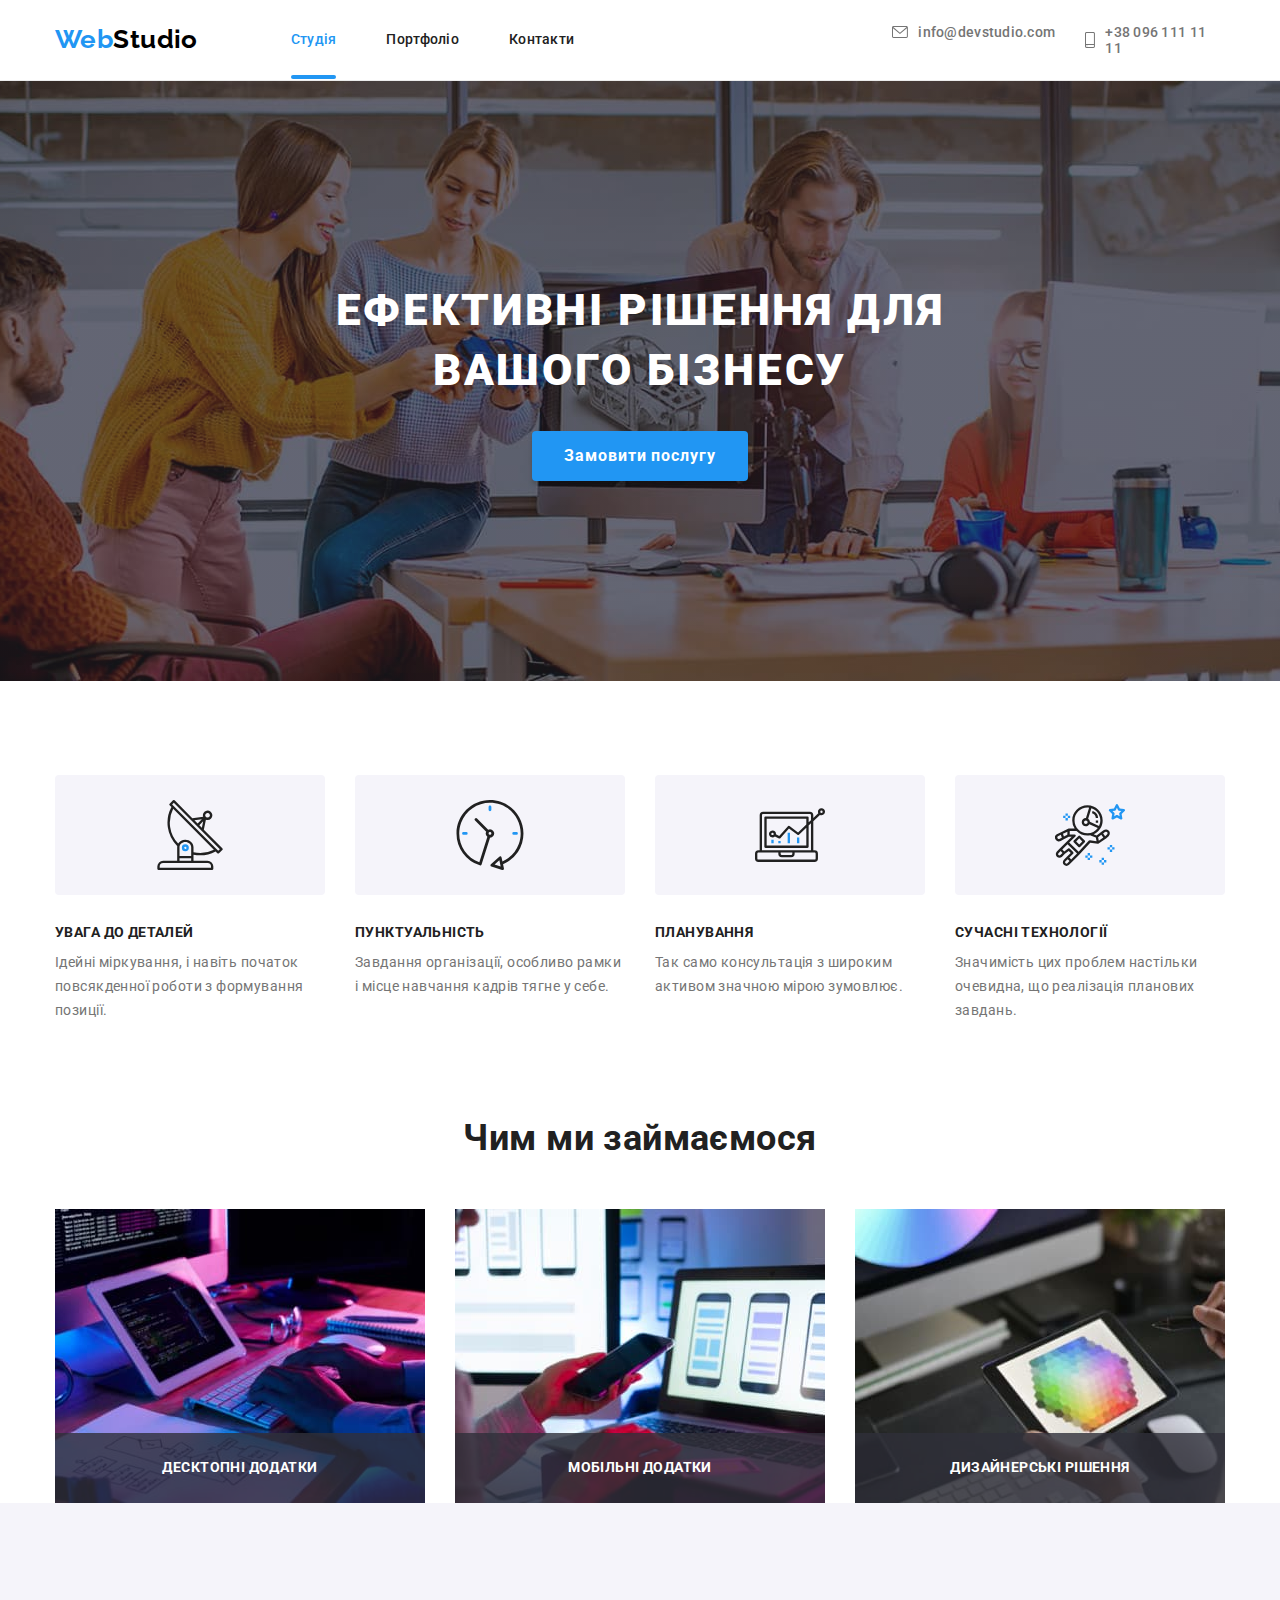
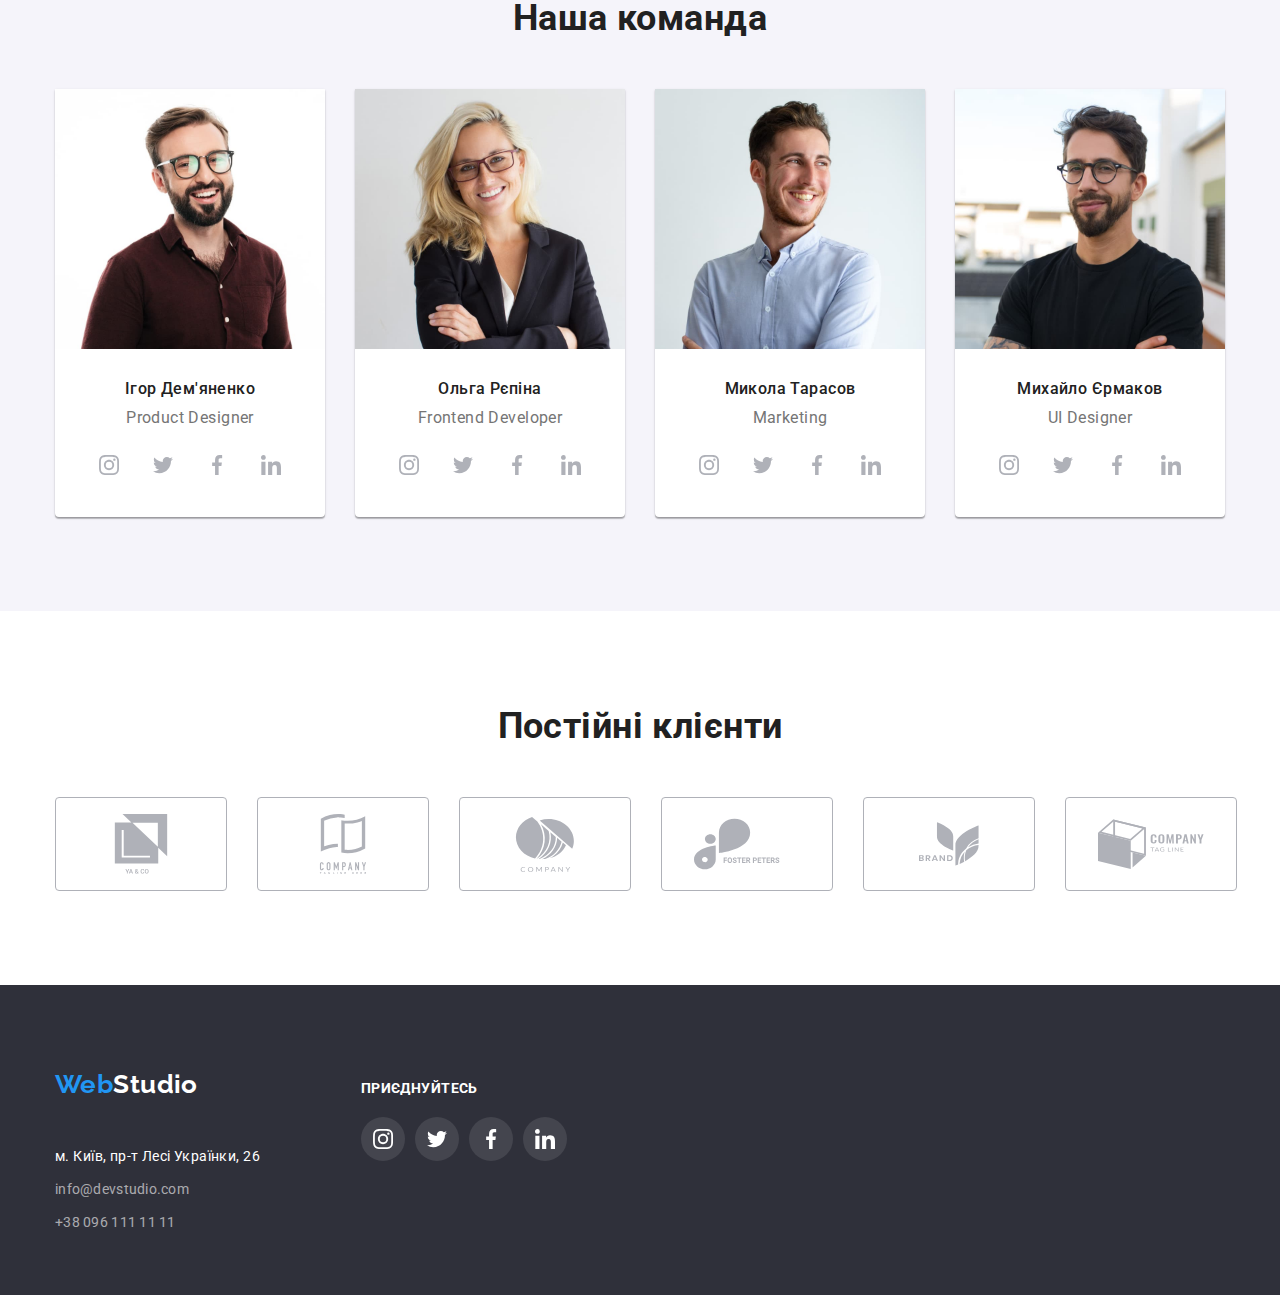
<file: index.html>
<!DOCTYPE html>
<html lang="uk-UA">

<head>
    <meta charset="UTF-8">
    <meta http-equiv="X-UA-Compatible" content="IE=edge">
    <meta name="viewport" content="width=, initial-scale=1.0">
    <title>Головна</title>
    <link rel="stylesheet" href="https://cdnjs.cloudflare.com/ajax/libs/modern-normalize/1.1.0/modern-normalize.min.css"
        integrity="sha512-wpPYUAdjBVSE4KJnH1VR1HeZfpl1ub8YT/NKx4PuQ5NmX2tKuGu6U/JRp5y+Y8XG2tV+wKQpNHVUX03MfMFn9Q=="
        crossorigin="anonymous" referrerpolicy="no-referrer" />
    <link rel="preconnect" href="https://fonts.googleapis.com">
    <link rel="preconnect" href="https://fonts.gstatic.com" crossorigin>
    <link
        href="https://fonts.googleapis.com/css2?family=Raleway:wght@700&family=Roboto:wght@400;500;700;900&display=swap"
        rel="stylesheet">
    <link rel="stylesheet"
        href="https://cdnjs.cloudflare.com/ajax/libs/modern-normalize/1.0.0/modern-normalize.min.css" />
    <link rel="stylesheet" href="./css/style.css">
</head>

<body>
    <!-- Хедер -->
    
    <header class="header">
        <div class="container">
            <nav class="site-nav">
                <a class="logo" href="./index.html"><span class="logo-span">Web</span>Studio</a>

                <ul class="nav-list list">
                    <li><a class="nav-link link current" href="./index.html">Студія</a></li>
                    <li><a class="nav-link link" href="./portfolio.html">Портфоліо</a></li>
                    <li><a class="nav-link link" href="./contacts.html">Контакти</a></li>
                </ul>
            </nav>
            <ul class="contacts-list list">
                <li>
                    <a class="contacts-link link" href="mailto:info@devstudio.com">
                        <svg width="16" hight="12" class="mail-icons link">
                            <use href="./images/icons.svg#icon-envelope"></use>
                        </svg>info@devstudio.com</a>
                </li>
                <li> <a class="contacts-link link" href="tel:+380961111111">
                        <svg width="10" hight="16" class="tel-icons link">
                            <use href="./images/icons.svg#icon-smartphone"></use>
                        </svg>+38 096 111 11 11</a></li>
            </ul>
        </div>
    </header>

    <main>
        <!-- Герой -->
        
        <section class="section hero">
              <div class="container">
                                <h1 class="hero-title">ЕФЕКТИВНІ РІШЕННЯ ДЛЯ ВАШОГО БІЗНЕСУ</h1>
                <button data-modal-open type="button" class="hero-btn">Замовити послугу</button>
            </div>
            </section>
            <div class="backdrop is-hidden" data-modal>
                <div class="modal">
                <button data-modal-close type="button" class="hero-close-btn">
                <svg width="11" hight="11" class="hero-icons">
                    <use href="./images/icons.svg#icon-close"></use>
                </svg>
            </button>
            </div>
        </div>

        

        <!-- Переваги -->
        <section class="section benefits">
            <div class="container">
                <h2 class="visual-hidden">Переваги</h2>
                <ul class="benefits-list list">
                    <li>
                        <div class="benefits-icons-container">
                            <svg width="70" hight="70" class="benefits-icons">
                                <use href="./images/icons.svg#icon-antenna"></use>
                            </svg>
                        </div>
                        <h3 class="benefits-items">УВАГА ДО ДЕТАЛЕЙ</h3>
                        <p class="benefits-text">Ідейні міркування, і навіть початок повсякденної роботи з формування
                            позиції.</p>
                    </li>
                    <li>
                        <div class="benefits-icons-container">
                            <svg width="70" hight="70" class="benefits-icons">
                                <use href="./images/icons.svg#icon-clock"></use>
                            </svg>
                        </div>
                        <h3 class="benefits-items">ПУНКТУАЛЬНІСТЬ</h3>
                        <p class="benefits-text">Завдання організації, особливо рамки і місце навчання кадрів тягне у
                            себе.</p>
                    </li>
                    <li>
                        <div class="benefits-icons-container">
                            <svg width="70" hight="70" class="benefits-icons">
                                <use href="./images/icons.svg#icon-diagram"></use>
                            </svg>
                        </div>
                        <h3 class="benefits-items">ПЛАНУВАННЯ</h3>
                        <p class="benefits-text">Так само консультація з широким активом значною мірою зумовлює.</p>
                    </li>
                    <li>
                        <div class="benefits-icons-container">
                            <svg width="70" hight="70" class="benefits-icons">
                                <use href="./images/icons.svg#icon-astronaut"></use>
                            </svg>
                        </div>
                        <h3 class="benefits-items">СУЧАСНІ ТЕХНОЛОГІЇ</h3>
                        <p class="benefits-text">Значимість цих проблем настільки очевидна, що реалізація планових
                            завдань.</p>
                    </li>
                </ul>
            </div>
        </section>
    
        <!-- Напрямки діяльності -->
        <section class="section promo">
            <div class="container">
                <h2 class="promo-title">Чим ми займаємося</h2>
                <ul class="promo-list list">
                    <li class="promo-card">
                        <img src="./images/box-1.jpg" alt="працюють на ПК" width="370">
                    <p class="promo-text">Десктопні додатки</p>
                    </li>
                    <li class="promo-card">
                        <img src="./images/box-2.jpg" alt="працюють на ноутбуці з телефоном" width="370">
                    <p class="promo-text">Мобільні додатки</p>
                    </li>
                    <li class="promo-card">
                        <img src="./images/box-3.jpg" alt="працюють за планшетом" width="370">
                    <p class="promo-text">Дизайнерські рішення</p>
                    </li>
                </ul>
            </div>
        </section>
        <!-- Команда -->
        <section class="section team">
            <div class="container">
                <h2 class="team-title">Наша команда</h2>
                <ul class="team-list list">
                    <li class="team-item">
                        <img src="./images/foto-1.jpg" alt="фото Ігор Дем'яненко" width="270">
                        <h3 class="team-name">Ігор Дем'яненко</h3>
                        <p class="team-text">Product Designer</p>
                        <ul class="team-soc-list list">
                            <li class="team-soc-items"><a href="#" class="team-soc-link link">
                                    <svg width="20" hight="20" class="team-soc-icons">
                                        <use href="./images/icons.svg#icon-instagram"></use>
                                    </svg>
                                </a></li>
                            <li class="team-soc-items"><a href="#" class="team-soc-link link">
                                    <svg width="20" hight="20" class="team-soc-icons">
                                        <use href="./images/icons.svg#icon-twitter"></use>
                                    </svg>
                                </a></li>
                            <li class="team-soc-items"><a href="#" class="team-soc-link link">
                                    <svg width="20" hight="20" class="team-soc-icons">
                                        <use href="./images/icons.svg#icon-facebook"></use>
                                    </svg>
                                </a></li>
                            <li class="team-soc-items"><a href="#" class="team-soc-link link">
                                    <svg width="20" hight="20" class="team-soc-icons">
                                        <use href="./images/icons.svg#icon-linkedin"></use>
                                    </svg>
                                </a></li>
                        </ul>
                    </li>
                    <li class="team-item">
                        <img src="./images/foto-2.jpg" alt="фото Ольга Рєпіна" width="270">
                        <h3 class="team-name">Ольга Рєпіна</h3>
                        <p class="team-text">Frontend Developer</p>
                        <ul class="team-soc-list list">
                            <li class="team-soc-items"><a href="#" class="team-soc-link link">
                                    <svg width="20" hight="20" class="team-soc-icons">
                                        <use href="./images/icons.svg#icon-instagram"></use>
                                    </svg>
                                </a></li>
                            <li class="team-soc-items"><a href="#" class="team-soc-link link">
                                    <svg width="20" hight="20" class="team-soc-icons">
                                        <use href="./images/icons.svg#icon-twitter"></use>
                                    </svg>
                                </a></li>
                            <li class="team-soc-items"><a href="#" class="team-soc-link link">
                                    <svg width="20" hight="20" class="team-soc-icons">
                                        <use href="./images/icons.svg#icon-facebook"></use>
                                    </svg>
                                </a></li>
                            <li class="team-soc-items"><a href="#" class="team-soc-link link">
                                    <svg width="20" hight="20" class="team-soc-icons">
                                        <use href="./images/icons.svg#icon-linkedin"></use>
                                    </svg>
                                </a></li>
                        </ul>
                    </li>
                    <li class="team-item">
                        <img src="./images/foto-3.jpg" alt="фото Микола Тарасов" width="270">
                        <h3 class="team-name">Микола Тарасов</h3>
                        <p class="team-text">Marketing</p>
                        <ul class="team-soc-list list">
                            <li class="team-soc-items"><a href="#" class="team-soc-link link">
                                    <svg width="20" hight="20" class="team-soc-icons">
                                        <use href="./images/icons.svg#icon-instagram"></use>
                                    </svg>
                                </a></li>
                            <li class="team-soc-items"><a href="#" class="team-soc-link link">
                                    <svg width="20" hight="20" class="team-soc-icons">
                                        <use href="./images/icons.svg#icon-twitter"></use>
                                    </svg>
                                </a></li>
                            <li class="team-soc-items"><a href="#" class="team-soc-link link">
                                    <svg width="20" hight="20" class="team-soc-icons">
                                        <use href="./images/icons.svg#icon-facebook"></use>
                                    </svg>
                                </a></li>
                            <li class="team-soc-items"><a href="#" class="team-soc-link link">
                                    <svg width="20" hight="20" class="team-soc-icons">
                                        <use href="./images/icons.svg#icon-linkedin"></use>
                                    </svg>
                                </a></li>
                        </ul>
                    </li>
                    <li class="team-item">
                        <img src="./images/foto-4.jpg" alt="фото Михайло Єрмаков" width="270">
                        <h3 class="team-name">Михайло Єрмаков</h3>
                        <p class="team-text">UI Designer</p>
                        <ul class="team-soc-list list">
                            <li class="team-soc-items"><a href="#" class="team-soc-link link">
                                    <svg width="20" hight="20" class="team-soc-icons">
                                        <use href="./images/icons.svg#icon-instagram"></use>
                                    </svg>
                                </a></li>
                            <li class="team-soc-items"><a href="#" class="team-soc-link link">
                                    <svg width="20" hight="20" class="team-soc-icons">
                                        <use href="./images/icons.svg#icon-twitter"></use>
                                    </svg>
                                </a></li>
                            <li class="team-soc-items"><a href="#" class="team-soc-link link">
                                    <svg width="20" hight="20" class="team-soc-icons">
                                        <use href="./images/icons.svg#icon-facebook"></use>
                                    </svg>
                                </a></li>
                            <li class="team-soc-items"><a href="#" class="team-soc-link link">
                                    <svg width="20" hight="20" class="team-soc-icons">
                                        <use href="./images/icons.svg#icon-linkedin"></use>
                                    </svg>
                                </a></li>
                        </ul>
                    </li>
                </ul>
            </div>
        </section>
        <!-- Клієнти -->
        <section class="section clients">
            <div class="container">
                <h2 class="clients-title">Постійні клієнти</h2>
                <ul class="clients-list list">
                    <li class="clients-items">
                        <a href="#" class="clients-link link">
                            <svg width="106" hight="60" class="clients-icons">
                                <use href="./images/icons.svg#icon-client-1"></use>
                            </svg>
                        </a>
                    </li>
                    <li class="clients-items">
                        <a href="#" class="clients-link link">
                            <svg width="106" hight="60" class="clients-icons">
                                <use href="./images/icons.svg#icon-client-2"></use>
                            </svg>
                        </a>
                    </li>
                    <li class="clients-items">
                        <a href="#" class="clients-link link">
                            <svg width="106" hight="60" class="clients-icons">
                                <use href="./images/icons.svg#icon-client-3"></use>
                            </svg>
                        </a>
                    </li>
                    <li class="clients-items">
                        <a href="#" class="clients-link link">
                            <svg width="106" hight="60" class="clients-icons">
                                <use href="./images/icons.svg#icon-client-4"></use>
                            </svg>
                        </a>
                    </li>
                    <li class="clients-items">
                        <a href="#" class="clients-link link">
                            <svg width="106" hight="60" class="clients-icons">
                                <use href="./images/icons.svg#icon-client-5"></use>
                            </svg>
                        </a>
                    </li>
                    <li class="clients-items">
                        <a href="#" class="clients-link link">
                            <svg width="106" hight="60" class="clients-icons">
                                <use href="./images/icons.svg#icon-client-6"></use>
                            </svg>
                        </a>
                    </li>
                </ul>
            </div>
        </section>
    </main>
    <!-- Футер -->
    <footer>
        <div class="container">
           <div class="footer-wrap">
                    <a class="logo" href="./index.html"><span class="logo-span">Web</span>Studio</a>
                    <address>
                        <ul class="footer-list list">
                            <li> <a class="address" href="https://goo.gl/maps/M5fKYAZPapUJa6bE6" target="_blank"
                                    rel="noopener nofollow noreferrer">
                                    м. Київ, пр-т Лесі Українки, 26</a>
                            </li>
                            <li> <a class="contacts link" href="mailto:info@devstudio.com">info@devstudio.com</a></li>
                            <li> <a class="contacts link" href="tel:+380961111111">+38 096 111 11 11</a></li>
                        </ul>
                    </address>
               </div>
               
               <div class="footer-wrap">
                    <p class="join">Приєднуйтесь</p>
                    <ul class="footer-soc-list list">
                        <li class="footer-soc-items"><a href="#" class="footer-soc-link link">
                                <svg width="20" hight="20" class="footer-soc-icons">
                                    <use href="./images/icons.svg#icon-instagram"></use>
                                </svg>
                            </a></li>
                        <li class="footer-soc-items"><a href="#" class="footer-soc-link link">
                                <svg width="20" hight="20" class="footer-soc-icons">
                                    <use href="./images/icons.svg#icon-twitter"></use>
                                </svg>
                            </a></li>
                        <li class="footer-soc-items"><a href="#" class="footer-soc-link link">
                                <svg width="20" hight="20" class="footer-soc-icons">
                                    <use href="./images/icons.svg#icon-facebook"></use>
                                </svg>
                            </a></li>
                        <li class="footer-soc-items"><a href="#" class="footer-soc-link link">
                                <svg width="20" hight="20" class="footer-soc-icons">
                                    <use href="./images/icons.svg#icon-linkedin"></use>
                                </svg>
                            </a></li>
                    </ul>
        </div>
    </div>
    </footer>
   
    <script src="./js/modal.js"></script>

</body>

</html>
</file>
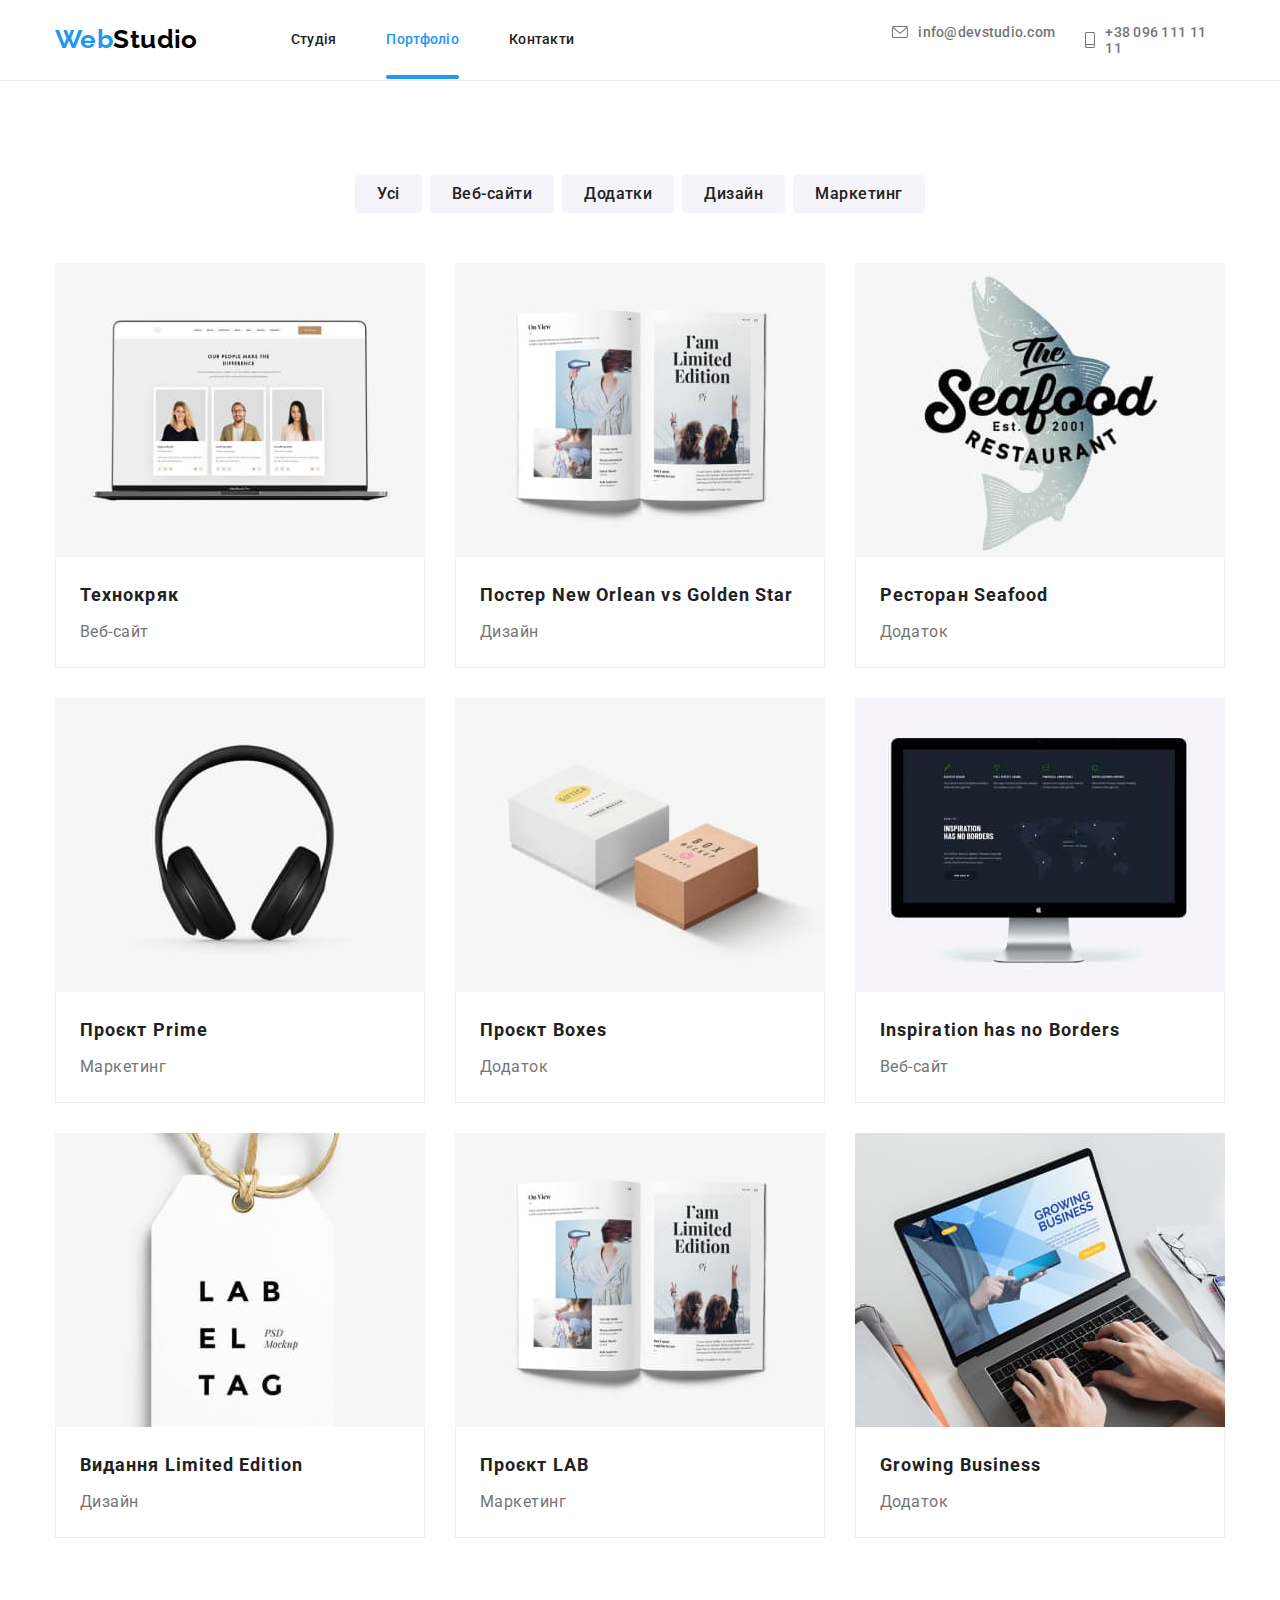
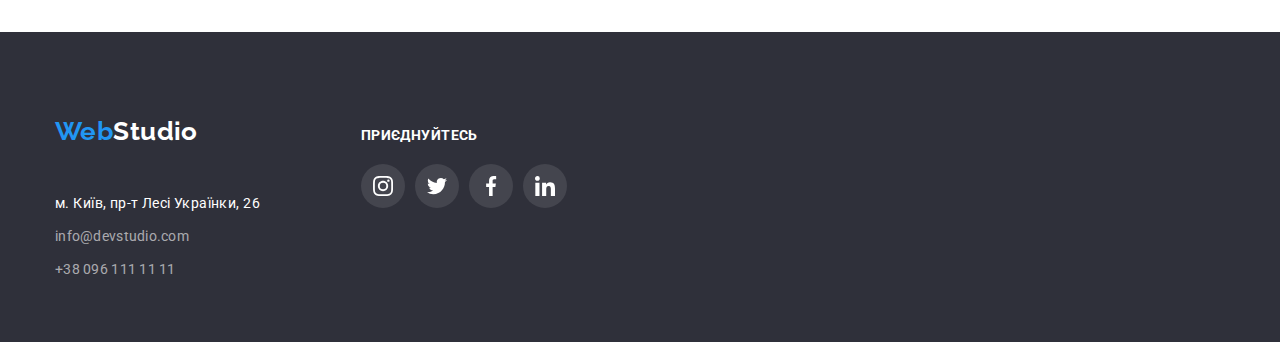
<file: portfolio.html>
<!DOCTYPE html>
<html lang="uk-UA">

<head>
    <meta charset="UTF-8">
    <meta http-equiv="X-UA-Compatible" content="IE=edge">
    <meta name="viewport" content="width=device-width, initial-scale=1.0">
    <title>Портфоліо</title>
    <link rel="stylesheet" href="https://cdnjs.cloudflare.com/ajax/libs/modern-normalize/1.1.0/modern-normalize.min.css"
        integrity="sha512-wpPYUAdjBVSE4KJnH1VR1HeZfpl1ub8YT/NKx4PuQ5NmX2tKuGu6U/JRp5y+Y8XG2tV+wKQpNHVUX03MfMFn9Q=="
        crossorigin="anonymous" referrerpolicy="no-referrer" />
    <link rel="preconnect" href="https://fonts.googleapis.com">
    <link rel="preconnect" href="https://fonts.gstatic.com" crossorigin>
    <link
        href="https://fonts.googleapis.com/css2?family=Raleway:wght@700&family=Roboto:wght@400;500;700;900&display=swap"
        rel="stylesheet">
    <link rel="stylesheet"
        href="https://cdnjs.cloudflare.com/ajax/libs/modern-normalize/1.0.0/modern-normalize.min.css" />
    <link rel="stylesheet" href="./css/style.css">

<body>
    <!-- Хедер -->
    <header class="header">
        <div class="container">
            <nav class="site-nav">
                <a class="logo" href="./index.html"><span class="logo-span">Web</span>Studio</a>

                <ul class="nav-list list">
                    <li><a class="nav-link link" href="./index.html">Студія</a></li>
                    <li><a class="nav-link link current" href="./portfolio.html">Портфоліо</a></li>
                    <li><a class="nav-link link" href="./contacts.html">Контакти</a></li>
                </ul>
            </nav>
            <ul class="contacts-list list">
                <li>
                    <a class="contacts-link link" href="mailto:info@devstudio.com">
                        <svg width="16" hight="12" class="mail-icons link">
                            <use href="./images/icons.svg#icon-envelope"></use>
                        </svg>info@devstudio.com</a>
                </li>
                <li> <a class="contacts-link link" href="tel:+380961111111">
                        <svg width="10" hight="16" class="tel-icons link">
                            <use href="./images/icons.svg#icon-smartphone"></use>
                        </svg>+38 096 111 11 11</a></li>
            </ul>
        </div>
    </header>

    <main>
        <!-- Приклади -->
        <section class="preview">
            <div class="container">
                <h1 class="visual-hidden">Приклади робот</h1>
                <ul class="preview-button list">
                    <li><button type="button" class="button-item">Усі</button></li>
                    <li><button type="button" class="button-item">Веб-сайти</button></li>
                    <li><button type="button" class="button-item">Додатки</button></li>
                    <li><button type="button" class="button-item">Дизайн</button></li>
                    <li><button type="button" class="button-item">Маркетинг</button></li>
                </ul>
                <ul class="preview-list list">
                    <li class="preview-wrap">
                        <a href="#" class="preview-link link">
                            <div class="preview-thumb">
                            <img src="./images/example-1.jpg" alt="Технокряк" >
                             <p class="preview-subtext"> Ресурс пропонує комплексні пропозиції з різним рівнем функціоналу
                                та сервісів. Все це дозволить відвідувачу отримати вичерпні відомості 
                                про компанію чи приватну особу.</p>
                           </div>
                                <div class="title-text-wrap">
                                <h2 class="preview-title">Технокряк</h2>
                                <p class="preview-text">Веб-сайт</p>
                            </div> 
                        </a>
                    </li>
                    <li >
                        <a href="#" class="preview-link link">
                            <div class="preview-thumb">
                                <img src="./images/example-2.jpg" alt="Постер New Orlean vs Golden Star" >
                                 <p class="preview-subtext"> Ресурс пропонує комплексні пропозиції з різним рівнем функціоналу
                                    та сервісів. Все це дозволить відвідувачу отримати вичерпні відомості 
                                    про компанію чи приватну особу.</p>
                               </div>                    
                            <div class="title-text-wrap">
                                <h2 class="preview-title">Постер New Orlean vs Golden Star</h2>
                                <p class="preview-text">Дизайн</p>
                            </div>
                        </a>
                    </li>
                    <li>
                        <a href="#" class="preview-link link">
                            <div class="preview-thumb">
                            <img src="./images/example-3.jpg" alt="Ресторан Seafood" >
                             <p class="preview-subtext"> Ресурс пропонує комплексні пропозиції з різним рівнем функціоналу
                                та сервісів. Все це дозволить відвідувачу отримати вичерпні відомості 
                                про компанію чи приватну особу.</p>
                           </div>
                            <div class="title-text-wrap">
                                <h2 class="preview-title">Ресторан Seafood</h2>
                                <p class="preview-text">Додаток</p>
                            </div>
                        
                        </a>
                    </li>
                    <li>
                        <a href="#" class="preview-link link">
                            <div class="preview-thumb">
                            <img src="./images/example-4.jpg" alt="Проєкт Prime" >
                             <p class="preview-subtext"> Ресурс пропонує комплексні пропозиції з різним рівнем функціоналу
                                та сервісів. Все це дозволить відвідувачу отримати вичерпні відомості 
                                про компанію чи приватну особу.</p>
                           </div>
                            <div class="title-text-wrap">
                                <h2 class="preview-title">Проєкт Prime</h2>
                                <p class="preview-text">Маркетинг</p>
                            </div>
                        </a>
                    </li>
                    <li>
                        <a href="#" class="preview-link link">
                            <div class="preview-thumb">
                            <img src="./images/example-5.jpg" alt="Проєкт Boxes" >
                             <p class="preview-subtext"> Ресурс пропонує комплексні пропозиції з різним рівнем функціоналу
                                та сервісів. Все це дозволить відвідувачу отримати вичерпні відомості 
                                про компанію чи приватну особу.</p>
                           </div>
                            <div class="title-text-wrap">
                                <h2 class="preview-title">Проєкт Boxes</h2>
                                <p class="preview-text">Додаток</p>
                            </div>                          
                            </a>
                    </li>
                    <li>
                        <a href="#" class="preview-link link">
                            <div class="preview-thumb">
                            <img src="./images/example-6.jpg" lang="en" alt="Inspiration has no Borders" >
                             <p class="preview-subtext"> Ресурс пропонує комплексні пропозиції з різним рівнем функціоналу
                                та сервісів. Все це дозволить відвідувачу отримати вичерпні відомості 
                                про компанію чи приватну особу.</p>
                           </div>
                            <div class="title-text-wrap">
                                <h2 class="preview-title" lang="en">Inspiration has no Borders</h2>
                                <p class="preview-text">Веб-сайт</p>
                            </div>                      
                            </a>
                    </li>
                    <li>
                        <a href="#" class="preview-link link">
                            <div class="preview-thumb">
                            <img src="./images/example-7.jpg" alt="Видання Limited Edition" >
                             <p class="preview-subtext"> Ресурс пропонує комплексні пропозиції з різним рівнем функціоналу
                                та сервісів. Все це дозволить відвідувачу отримати вичерпні відомості 
                                про компанію чи приватну особу.</p>
                           </div>
                            <div class="title-text-wrap">
                                <h2 class="preview-title">Видання Limited Edition</h2>
                                <p class="preview-text">Дизайн</p>
                            </div>                          
                            </a>
                    </li>
                    <li>
                        <a href="#" class="preview-link link">
                            <div class="preview-thumb">
                            <img src="./images/example-8.jpg" alt="Проєкт LAB">
                            <p class="preview-subtext"> Ресурс пропонує комплексні пропозиції з різним рівнем функціоналу
                                та сервісів. Все це дозволить відвідувачу отримати вичерпні відомості 
                                про компанію чи приватну особу.</p>
                                     </div>                  
                            <div class="title-text-wrap">
                                <h2 class="preview-title">Проєкт LAB</h2>
                                <p class="preview-text">Маркетинг</p>
                            </div>                             
                            </a>
                    </li>
                    <li>
                        <a href="#" class="preview-link link">
                            <div class="preview-thumb">
                                <img src="./images/example-9.jpg" alt="Ресторан Seafood">
                                <p class="preview-subtext"> Ресурс пропонує комплексні пропозиції з різним рівнем функціоналу
                                    та сервісів. Все це дозволить відвідувачу отримати вичерпні відомості 
                                    про компанію чи приватну особу.</p>
                                </div>   
                            <div class="title-text-wrap">
                                <h2 class="preview-title" lang="en">Growing Business</h2>
                                <p class="preview-text">Додаток</p>
                            </div>                         
                            </a>
                    </li>
                </ul>
            </div>
        </section>
    </main>
    <!-- Футер -->
    <footer>
        <div class="container">
           <div class="footer-wrap">
                    <a class="logo" href="./index.html"><span class="logo-span">Web</span>Studio</a>
                    <address>
                        <ul class="footer-list list">
                            <li> <a class="address" href="https://goo.gl/maps/M5fKYAZPapUJa6bE6" target="_blank"
                                    rel="noopener nofollow noreferrer">
                                    м. Київ, пр-т Лесі Українки, 26</a>
                            </li>
                            <li> <a class="contacts link" href="mailto:info@devstudio.com">info@devstudio.com</a></li>
                            <li> <a class="contacts link" href="tel:+380961111111">+38 096 111 11 11</a></li>
                        </ul>
                    </address>
               </div>
               
               <div class="footer-wrap">
                    <p class="join">Приєднуйтесь</p>
                    <ul class="footer-soc-list list">
                        <li class="footer-soc-items"><a href="#" class="footer-soc-link link">
                                <svg width="20" hight="20" class="footer-soc-icons">
                                    <use href="./images/icons.svg#icon-instagram"></use>
                                </svg>
                            </a></li>
                        <li class="footer-soc-items"><a href="#" class="footer-soc-link link">
                                <svg width="20" hight="20" class="footer-soc-icons">
                                    <use href="./images/icons.svg#icon-twitter"></use>
                                </svg>
                            </a></li>
                        <li class="footer-soc-items"><a href="#" class="footer-soc-link link">
                                <svg width="20" hight="20" class="footer-soc-icons">
                                    <use href="./images/icons.svg#icon-facebook"></use>
                                </svg>
                            </a></li>
                        <li class="footer-soc-items"><a href="#" class="footer-soc-link link">
                                <svg width="20" hight="20" class="footer-soc-icons">
                                    <use href="./images/icons.svg#icon-linkedin"></use>
                                </svg>
                            </a></li>
                    </ul>
        </div>
    </footer>
</body>

</html>
</file>
<file: css/style.css>
:root {
    --primary-white-color: #FFFFFF;
    --primary-text-color: #212121;
    --primary-logo-color: #000000;
    --primary-link-color: #212121;
    --title-text-color: #757575;
    --accent-text-color: #2196F3;
    --primary-bg-color: #2F303A;
    --second-bg-color: #F5F4FA;
    --hero-bg-color: #C4C4C4;
    --accent-bg-color: #2196F3;
    --accent-btn-color: #188CE8;
    --footer-contact-color: rgba(255, 255, 255, 0.6);
    --header-line-color: #ECECEC;
    --icons-color: #AFB1B8;
    --border-color: #EEEEEE;
    --timeng-function: cubic-bezier(0.4, 0, 0.2, 1);
}

*,
*::before,
*::after {
    box-sizing: border-box;
}

p,
h1,
h2,
h3,
h4,
h5,
h6 {
    margin: 0;
}

ul {
    margin: 0;
    padding-left: 0;
}

button {
    cursor: pointer;
}

.container {
    width: 1200px;
    padding: 0 15px;
    margin: 0 auto;
}

img {
    display: block;
    max-width: 100%;
    height: auto;
}

/* ---------Універсальні класи--------- */
body {
    background-color: var(--primary-white-color);
    color: var(--primary-text-color);
    font-family: Roboto, sans-serif;
    font-weight: 400;
    font-size: 14px;
    line-height: 1.71;
    letter-spacing: 0.03em;
}

.link {
    font-weight: 500;
    font-size: 14px;
    line-height: 1.14;
    letter-spacing: 0.02em;
    text-decoration: none;

    transition: transform 250ms var(--timeng-function),
    background-color 250ms linear;
}

.list {
    list-style: none;
    padding: 0;
}

.visual-hidden {
    position: absolute;
    width: 1px;
    height: 1px;
    margin: -1px;
    border: 0;
    padding: 0;
    overflow: hidden;
}

/* ---------стилі для index.html--------- */
/*--------- Хедер--------- */
.header {
    border-bottom: 1px solid var(--header-line-color);
}

.header>.container {
    display: flex;
    align-items: center;
}

.site-nav {
    display: flex;
    align-items: center;
}

.nav-list {
    display: flex;
    align-items: center;
    margin-left: auto;
}

.nav-list>li:not(:last-child) {
    margin-right: 50px;
}

.nav-link {
    position: relative;

    padding: 32px 0;
    color: var(--primary-link-color);
    transition: color 250ms var(--timeng-function);
}

.nav-link:hover,
.nav-link:focus {
    color: var(--accent-text-color);
}

.logo {
    color: var(--primary-logo-color);
    font-family: Raleway, sans-serif;
    font-weight: 700;
    font-size: 26px;
    line-height: 1.19;
    text-decoration: none;
    
    margin-right: 93px;
    padding-top: 24px;
    padding-bottom: 25px;

    transition: color 250ms var(--timeng-function);
}

.logo-span {
    color: var(--accent-text-color);
}

.current {
    color: var(--accent-text-color);
}

.current::after {
    position: absolute;
    bottom: 0px;
    right: 0px;

    content: "";
    width: 100%;
    height: 4px;
    background-color: var(--accent-text-color);
    border-radius: 2px;
}

.contacts-list {
    display: flex;
    margin-left: 318px;
    font-weight: 500;
    font-size: 14px;
    line-height: 1.14;
    letter-spacing: 0.02em;
}

.contacts-list>li:not(:last-child) {
    margin-right: 30px;
}

.contacts-link {
    color: var(--title-text-color);
    display: flex;
    justify-content: center;
    align-items: center;

    font-weight: 500;
    font-size: 14px;
    line-height: 16px;
    letter-spacing: 0.02em;

    transition: color 250ms var(--timeng-function);
}

.contacts-link:hover,
.contacts-link:focus {
    color: var(--accent-text-color);
}

.mail-icons {
    width: 16px;
    height: 12px;
    margin-right: 10px;
    fill: currentColor;
}

.tel-icons {
    width: 10px;
    height: 16px;
    margin-right: 10px;
    fill: currentColor;
}

/*--------- Герой--------- */
.hero {
    height: 600px;
    text-align: center;
    padding: 200px 0;
    background-image: linear-gradient(rgba(47, 48, 58, 0.4),
            rgba(47, 48, 58, 0.4)),
        url('../images/hero-bg.jpg');
    background-repeat: no-repeat;
    background-position: center;
    background-size: cover;
    max-width: 1600px;
    margin: 0 auto;
    background-color: var(--hero-bg-color);
}

.hero-title {
    color: var(--primary-white-color);
    font-weight: 900;
    font-size: 44px;
    line-height: 1.36;
    letter-spacing: 0.06em;

    max-width: 696px;
    margin: 0 auto;
    margin-bottom: 30px;
}

.hero-btn {
    border: none;
    border-radius: 4px;
    padding: 10px 32px;

    font-family: inherit;
    background-color: var(--accent-bg-color);
    color: var(--primary-white-color);
    font-weight: 700;
    font-size: 16px;
    line-height: 1.88;
    letter-spacing: 0.06em;
    box-shadow: 0px 4px 4px rgba(0, 0, 0, 0.15);

    transition: background-color 250ms var(--timeng-function);
}

.hero-btn:hover,
.hero-btn:focus {
    background-color: var(--accent-btn-color);
}

.hero-icons {
    width: 11px;
    height: 11px;
    fill: var(--primary-logo-color);
}

.backdrop {
    position: fixed;
    z-index: 1;
    top: 0;
    left: 0;

    width: 100%;
    height: 100%;
    background-color: rgba(0, 0, 0, 0.2);
}

.backdrop.is-hidden {
    opacity: 0;
    pointer-events: none;
}

.modal {
    position: absolute;
    top: 50%;
    left: 50%;
    transform: translate(-50%, -50%);

    min-width: 528px;
    min-height: 521px;

    background-color: var(--primary-white-color);
    box-shadow: 0px 1px 3px rgba(0, 0, 0, 0.12),
        0px 1px 1px rgba(0, 0, 0, 0.14),
        0px 2px 1px rgba(0, 0, 0, 0.2);
    border-radius: 4px;
}

.hero-close-btn {
    position: absolute;
    top: 8px;
    right: 8px;

    width: 30px;
    height: 30px;
    border-radius: 50%;
    border: 1px solid rgba(0, 0, 0, 0.1);
}


/*--------- Переваги--------- */
.benefits,
.clients {
    padding-top: 94px;
}

.benefits-list {
    display: flex;

}

.benefits-icons-container {
    display: flex;
    justify-content: center;
    align-items: center;
    width: 270px;
    height: 120px;

    background-color: var(--second-bg-color);
    border-radius: 4px;
    margin-bottom: 30px;
}

.benefits-icons {
    width: 70px;
    height: 70px;
}

.benefits-list>li:not(:last-child) {
    margin-right: 30px;
}

.benefits-items {
    font-weight: 700;
    font-size: 14px;
    line-height: 1.14;
}

.benefits-text {
    margin-top: 10px;

    color: var(--title-text-color);
    letter-spacing: 0.03em;
}

/*--------- Напрямки діяльності та Команда та Клієнти---------*/
.promo {
    padding-top: 94px;
}

.promo-title,
.team-title,
.clients-title {
    display: block;
    margin-bottom: 50px;

    font-weight: 700;
    font-size: 36px;
    line-height: 1.17;
    text-align: center;
}

.promo-list {
    display: flex;
    gap: 30px;
    background-color: var(--primary-white-color);
}

.promo-list>img {
    min-width: 370px;
}

.promo-card {
    position: relative;
}

.promo-text {
    position: absolute;
    bottom: 0;
    left: 0;

    width: 100%;
    background: rgba(47, 48, 58, 0.8);

    padding: 27px 0;
    font-weight: 700;
    font-size: 14px;
    line-height: 1.14;
    text-align: center;
    letter-spacing: 0.03em;
    text-transform: uppercase;
    color: var(--primary-white-color);
}

.team {
    background: var(--second-bg-color);
    padding: 94px 0;

}

.team-list {
    display: flex;
    gap: 30px;
}

.team-item {
    background-color: var(--primary-white-color);
    width: calc((100% - 90px)/4);
    box-shadow: 0px 1px 3px rgba(0, 0, 0, 0.12),
        0px 1px 1px rgba(0, 0, 0, 0.14),
        0px 2px 1px rgba(0, 0, 0, 0.2);
    border-radius: 0px 0px 4px 4px;
}

.team-item>img {
    width: 270px;
    margin-bottom: 30px;
}

.team-name {
    margin-bottom: 10px;
    font-weight: 500;
    font-size: 16px;
    line-height: 1.19;
    text-align: center;
}

.team-text {
    margin-bottom: 30px;
    font-size: 16px;
    line-height: 1.190;
    text-align: center;
    color: var(--title-text-color);
    margin-bottom: 16px;
}

.team-soc-list {
    display: flex;
    justify-content: center;
    align-items: center;
    margin-bottom: 30px;
}

.team-soc-items {
    width: 44px;
    height: 44px;
}

.team-soc-items:not(:last-child) {
    margin-right: 10px;
}

.team-soc-link {
    width: 100%;
    height: 100%;
    display: flex;
    justify-content: center;
    align-items: center;
    border-radius: 50%;
    fill: var(--icons-color);

    transition: background-color 250ms var(--timeng-function),
        fill 250ms var(--timeng-function);
}

.team-soc-icons {
    width: 20px;
    height: 20px;
}

.team-soc-link:hover,
.team-soc-link:focus {
    background-color: var(--accent-text-color);
    fill: var(--primary-white-color);
}

.clients {
    padding-bottom: 94px;
}

.clients-list {
    display: flex;
}

.clients-link {
    display: flex;
    justify-content: center;
    align-items: center;

    padding: 16px 32px;
    border: 1px solid var(--icons-color);
    border-radius: 4px;
    fill: var(--icons-color);

    transition: fill 250ms var(--timeng-function),
        border 250ms var(--timeng-function);
}

.clients-items:not(:last-child) {
    margin-right: 30px;
}

.clients-link:hover,
.clients-link:focus {
    fill: var(--accent-text-color);
    border: 1px solid var(--accent-text-color);
}

.clients-icons {
    height: 60px;
}

/*--------- Футер---------*/
footer {
    background: var(--primary-bg-color);
    padding: 60px 0;
}

footer>.container {
    display: flex;
    gap: 70px;
    align-items: baseline;
}

footer .logo {
    display: block;
    padding-left: 0;
    margin-bottom: 20px;
    color: var(--primary-white-color);
}

.address,
.contacts {
    display: block;

    color: var(--primary-white-color);
    font-style: normal;
    text-decoration: none;
    font-weight: 400;
    font-size: 14px;
    line-height: 1.71;

    transition: color 250ms var(--timeng-function);
}

.address:hover,
.address:focus {
    color: var(--accent-text-color);
}

.footer-list>li:not(:last-child) {
    margin-bottom: 9px;
}

footer .contacts {
    color: var(--footer-contact-color);
    transition: color 250ms var(--timeng-function);
}

footer .contacts:hover,
footer .contacts:focus {
    color: var(--accent-text-color);
}

footer .join {
    display: inline-block;
    font-weight: 700;
    font-size: 14px;
    line-height: 1.14;
    letter-spacing: 0.03em;
    text-transform: uppercase;
    color: var(--primary-white-color);
    margin-bottom: 20px;
}

.footer-soc-list {
    display: flex;
    justify-content: center;
    align-items: center;
}

.footer-soc-items {
    width: 44px;
    height: 44px;
    background: rgba(255, 255, 255, 0.1);
    border-radius: 50%;
}

.footer-soc-items:not(:last-child) {
    margin-right: 10px;
}

.footer-soc-link {
    display: flex;
    justify-content: center;
    align-items: center;

    width: 100%;
    height: 100%;
    border-radius: 50%;
    fill: var(--primary-white-color);

    transition: background-color 250ms var(--timeng-function),
        fill 250ms var(--timeng-function);

}

.footer-soc-link:hover,
.footer-soc-link:focus {
    background-color: var(--accent-text-color);
    fill: var(--primary-white-color);
}


/*--------- стилі для portfolio.html--------- */
/*--------- Приклади--------- */
.preview {
    padding: 94px 0;
}

.preview-button {
    display: flex;
    align-content: center;
    justify-content: center;
    margin-bottom: 50px;

    font-size: 18px;
    line-height: 36px;
    letter-spacing: 0.06em;
}

.button-item {
    padding: 6px 22px;

    font-weight: 500;
    font-size: 16px;
    line-height: 1.63;
    text-align: center;
    letter-spacing: 0.03em;
    color: var(--primary-text-color);

    border-radius: 4px;
    background-color: var(--second-bg-color);
    border: transparent;

    transition: background-color 250ms var(--timeng-function),
        box-shadow 250ms var(--timeng-function),
        color 250ms var(--timeng-function);
}

.preview-button>li:not(:last-child) {
    margin-right: 8px;
}

.button-item:hover,
.button-item:focus {
    background-color: var(--accent-text-color);
    box-shadow: 0px 3px 1px rgba(0, 0, 0, 0.1),
        0px 1px 2px rgba(0, 0, 0, 0.08),
        0px 2px 2px rgba(0, 0, 0, 0.12);
    color: var(--primary-white-color);
}

.preview-list {
    display: flex;
    flex-grow: 1;
    gap: 30px;
    flex-wrap: wrap;
    margin: 0 auto;
}


.preview-thumb {
    position: relative;
    overflow: hidden;

    width: 370px;
}

.preview-subtext {
    position: absolute;
    left: 0;
    top: 100%;

    padding: 63px 24px;
    margin: 0;
    width: 100%;
    height: 100%;

    font-weight: 400;
    font-size: 18px;
    line-height: 1.56;
    letter-spacing: 0.03em;
    color: var(--primary-white-color);

    transition: transform 250ms var(--timeng-function),
                background-color 250ms var(--timeng-function),
                opacity 250ms var(--timeng-function);
    transform: translateY(0%);
    opacity: 0;
}

.preview-thumb:hover .preview-subtext,
.preview-thumb:focus .preview-subtext {
    opacity: 1;
    transform: translateY(-100%);
    background-color: rgba(33, 150, 243, 0.9);
}

.preview-link {
    display: block;
}

.preview-link:hover,
.preview-link:focus {
    box-shadow: 0px 1px 1px rgba(0, 0, 0, 0.12),
        0px 4px 4px rgba(0, 0, 0, 0.06),
        1px 4px 6px rgba(0, 0, 0, 0.16);
}

.title-text-wrap {
    padding: 20px 24px;
    border-right: 1px solid var(--border-color);
    border-bottom: 1px solid var(--border-color);
    border-left: 1px solid var(--border-color);
}

.preview-title {
    margin-bottom: 4px;

    color: var(--primary-text-color);
    font-size: 18px;
    line-height: 2;
    letter-spacing: 0.06em;
    text-align: start;
}

.preview-text {
    color: var(--title-text-color);
    font-weight: 400;
    font-size: 16px;
    line-height: 30px;
    letter-spacing: 0.03em;
}
</file>
